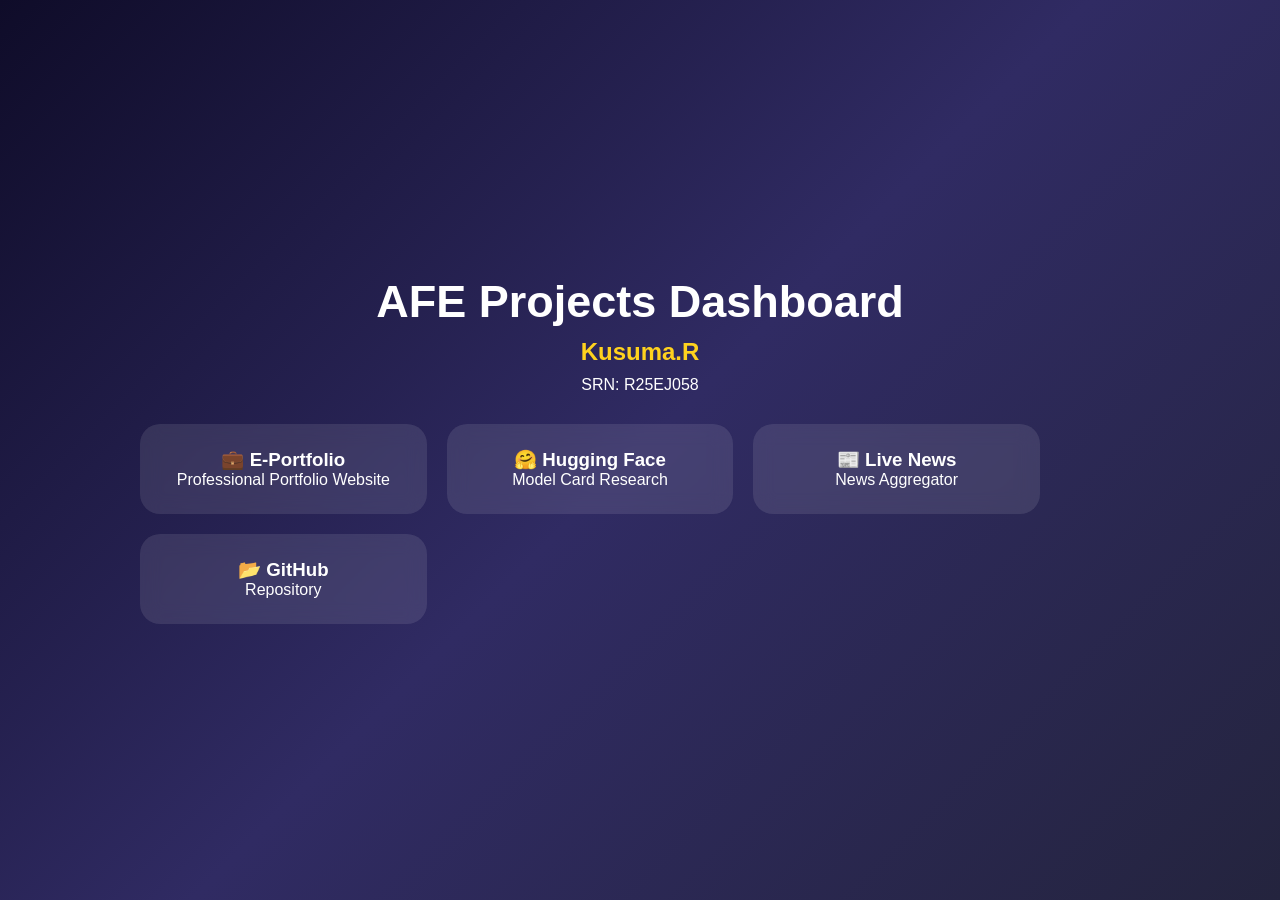
<file: index.html>
<!DOCTYPE html>
<html lang="en">
<head>
    <meta charset="UTF-8">
    <meta name="viewport" content="width=device-width, initial-scale=1.0">
    <title>AFE Projects Dashboard</title>
    <link rel="stylesheet" href="style.css">
</head>
<body>

<div class="container">
    <h1>AFE Projects Dashboard</h1>
    <h2>Kusuma.R</h2>
    <p>SRN: R25EJ058</p>

    <div class="cards">

        <a href="portfolio.html" class="card">
            <h3>💼 E-Portfolio</h3>
            <p>Professional Portfolio Website</p>
        </a>

        <a href="huggingface.html" class="card">
            <h3>🤗 Hugging Face</h3>
            <p>Model Card Research</p>
        </a>

        <a href="news.html" class="card">
            <h3>📰 Live News</h3>
            <p>News Aggregator</p>
        </a>

        <a href="https://github.com/kr6840197-svg/AFE-4-Projects" target="_blank" class="card">
            <h3>📂 GitHub</h3>
            <p>Repository</p>
        </a>

    </div>
</div>

<script src="script.js"></script>

</body>
</html>
</file>
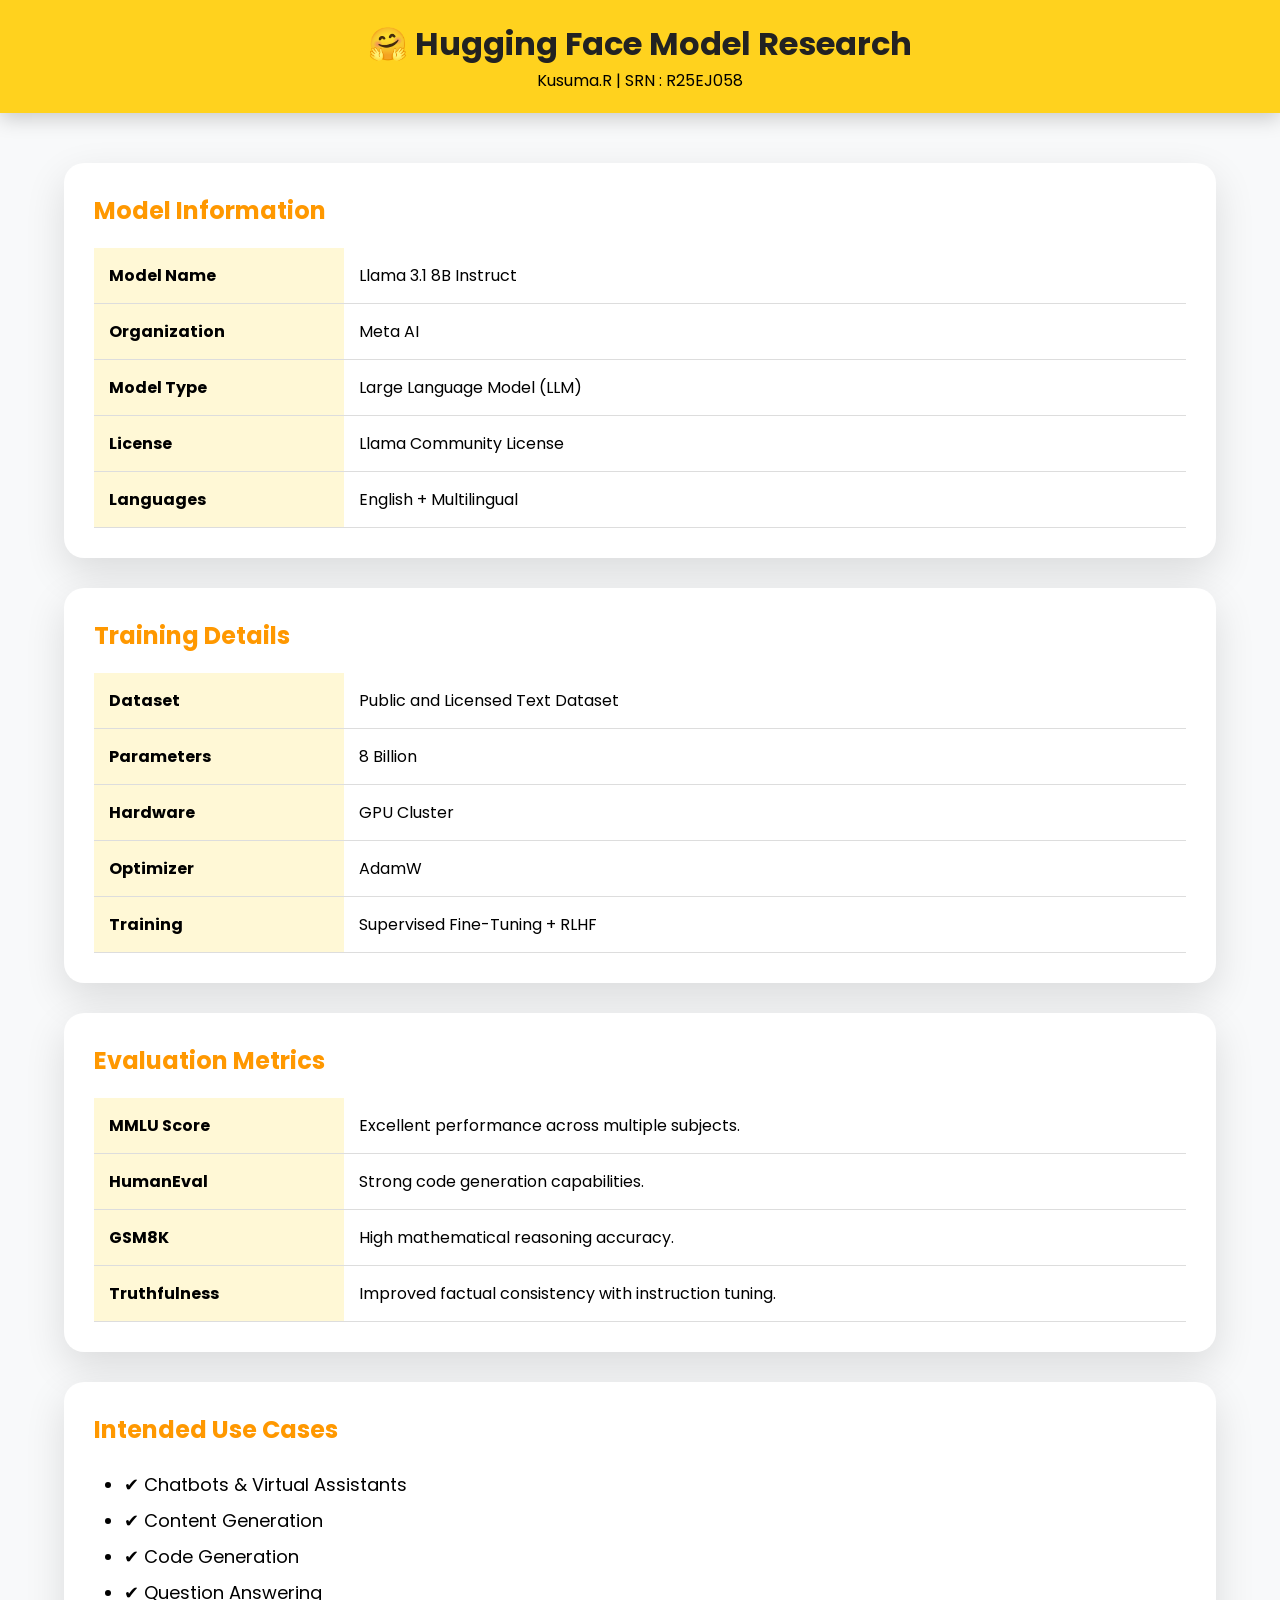
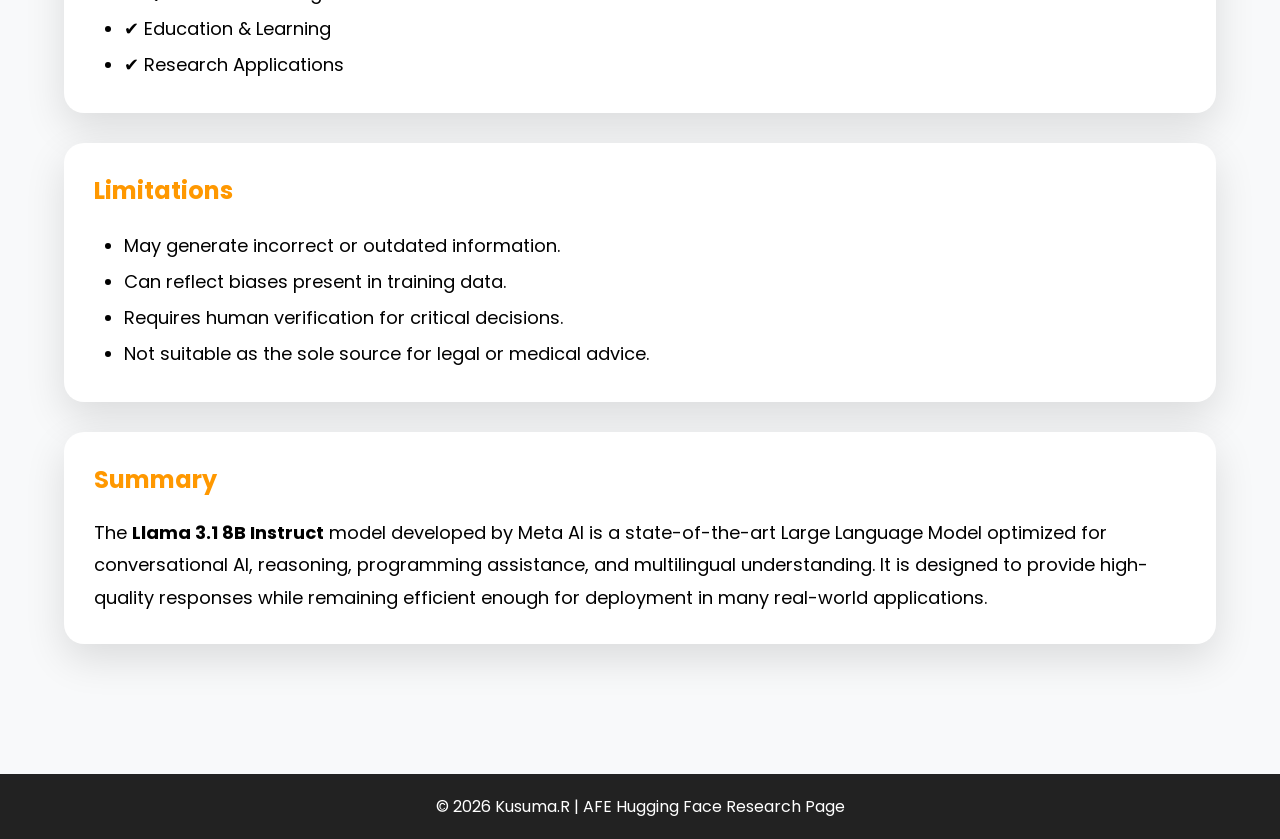
<file: huggingface.html>
<!DOCTYPE html>
<html lang="en">
<head>
<meta charset="UTF-8">
<meta name="viewport" content="width=device-width, initial-scale=1.0">
<title>Hugging Face Model Research</title>

<link href="https://fonts.googleapis.com/css2?family=Poppins:wght@300;400;600;700&display=swap" rel="stylesheet">

<style>

*{
margin:0;
padding:0;
box-sizing:border-box;
font-family:'Poppins',sans-serif;
}

body{
background:#f8f9fa;
}

header{
background:#FFD21E;
padding:20px;
text-align:center;
box-shadow:0 5px 20px rgba(0,0,0,.2);
}

header h1{
color:#222;
}

.container{
width:90%;
max-width:1200px;
margin:auto;
padding:50px 0;
}

.card{

background:white;

border-radius:20px;

padding:30px;

margin-bottom:30px;

box-shadow:0 15px 40px rgba(0,0,0,.12);

transition:.4s;

}

.card:hover{

transform:translateY(-10px);

}

h2{

color:#ff9800;

margin-bottom:20px;

}

table{

width:100%;

border-collapse:collapse;

margin-top:20px;

}

table td{

padding:15px;

border-bottom:1px solid #ddd;

}

.label{

font-weight:bold;

width:250px;

background:#fff8d6;

}

footer{

background:#222;

color:white;

text-align:center;

padding:20px;

margin-top:50px;

}

</style>

</head>

<body>

<header>

<h1>🤗 Hugging Face Model Research</h1>

<p>Kusuma.R | SRN : R25EJ058</p>

</header>

<div class="container">

<div class="card">

<h2>Model Information</h2>

<table>

<tr>

<td class="label">Model Name</td>

<td>Llama 3.1 8B Instruct</td>

</tr>

<tr>

<td class="label">Organization</td>

<td>Meta AI</td>

</tr>

<tr>

<td class="label">Model Type</td>

<td>Large Language Model (LLM)</td>

</tr>

<tr>

<td class="label">License</td>

<td>Llama Community License</td>

</tr>

<tr>

<td class="label">Languages</td>

<td>English + Multilingual</td>

</tr>

</table>

</div>

<div class="card">

<h2>Training Details</h2>

<table>

<tr>

<td class="label">Dataset</td>

<td>Public and Licensed Text Dataset</td>

</tr>

<tr>

<td class="label">Parameters</td>

<td>8 Billion</td>

</tr>

<tr>

<td class="label">Hardware</td>

<td>GPU Cluster</td>

</tr>

<tr>

<td class="label">Optimizer</td>

<td>AdamW</td>

</tr>

<tr>

<td class="label">Training</td>

<td>Supervised Fine-Tuning + RLHF</td>

</tr>

</table>

</div>
<div class="card">

<h2>Evaluation Metrics</h2>

<table>

<tr>
<td class="label">MMLU Score</td>
<td>Excellent performance across multiple subjects.</td>
</tr>

<tr>
<td class="label">HumanEval</td>
<td>Strong code generation capabilities.</td>
</tr>

<tr>
<td class="label">GSM8K</td>
<td>High mathematical reasoning accuracy.</td>
</tr>

<tr>
<td class="label">Truthfulness</td>
<td>Improved factual consistency with instruction tuning.</td>
</tr>

</table>

</div>

<div class="card">

<h2>Intended Use Cases</h2>

<ul style="line-height:2;font-size:18px;padding-left:30px;">

<li>✔ Chatbots & Virtual Assistants</li>

<li>✔ Content Generation</li>

<li>✔ Code Generation</li>

<li>✔ Question Answering</li>

<li>✔ Education & Learning</li>

<li>✔ Research Applications</li>

</ul>

</div>

<div class="card">

<h2>Limitations</h2>

<ul style="line-height:2;font-size:18px;padding-left:30px;">

<li>May generate incorrect or outdated information.</li>

<li>Can reflect biases present in training data.</li>

<li>Requires human verification for critical decisions.</li>

<li>Not suitable as the sole source for legal or medical advice.</li>

</ul>

</div>

<div class="card">

<h2>Summary</h2>

<p style="font-size:18px;line-height:1.8">

The <strong>Llama 3.1 8B Instruct</strong> model developed by Meta AI is a
state-of-the-art Large Language Model optimized for conversational AI,
reasoning, programming assistance, and multilingual understanding.
It is designed to provide high-quality responses while remaining efficient
enough for deployment in many real-world applications.

</p>

</div>

</div>

<footer>

<p>© 2026 Kusuma.R | AFE Hugging Face Research Page</p>

</footer>

</body>

</html>
</file>
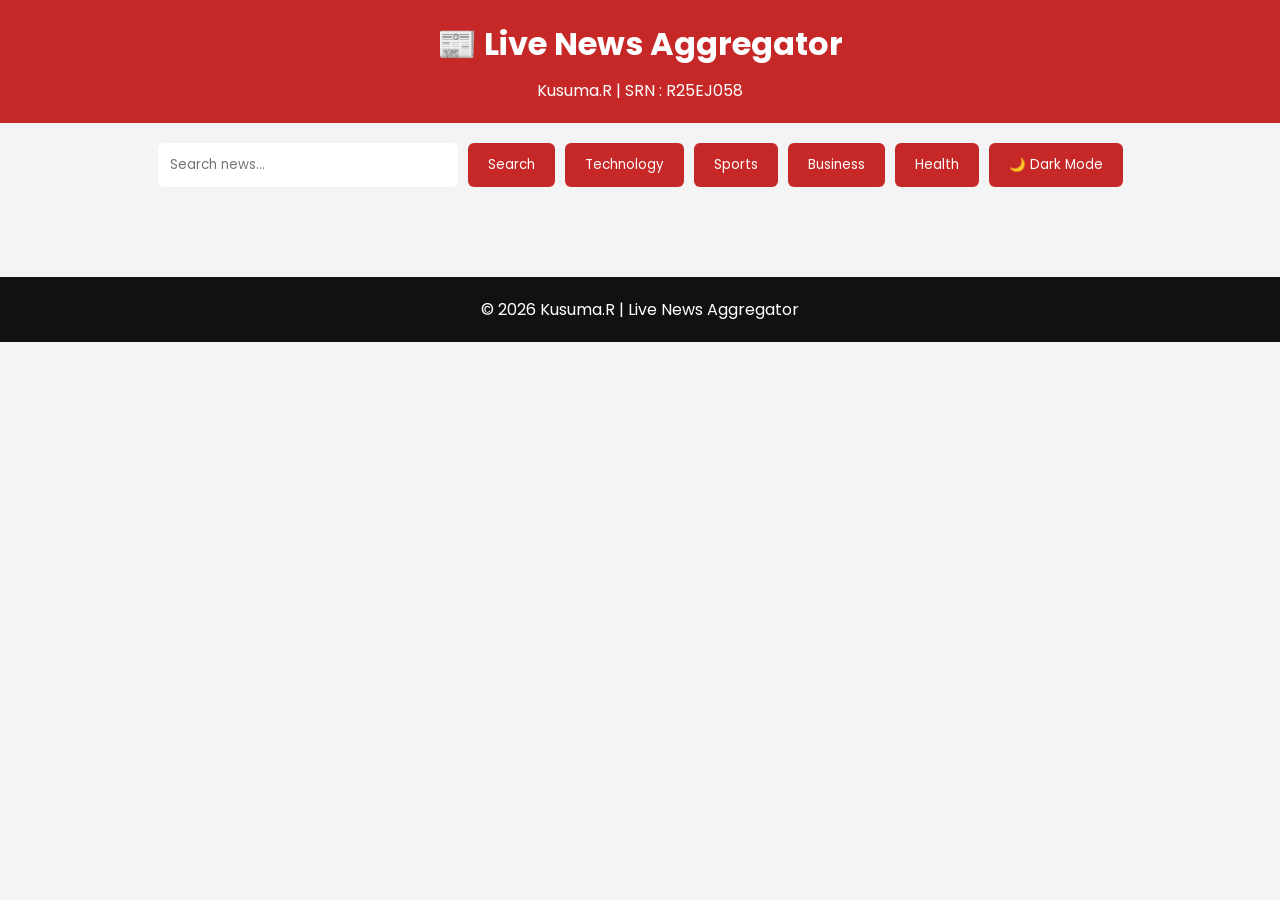
<file: news.html>
<!DOCTYPE html>
<html lang="en">
<head>
<meta charset="UTF-8">
<meta name="viewport" content="width=device-width, initial-scale=1.0">
<title>Live News Aggregator</title>

<link href="https://fonts.googleapis.com/css2?family=Poppins:wght@300;400;600;700&display=swap" rel="stylesheet">

<style>
*{
margin:0;
padding:0;
box-sizing:border-box;
font-family:'Poppins',sans-serif;
}

body{
background:#f4f4f4;
transition:.3s;
}

header{
background:#c62828;
color:white;
padding:20px;
text-align:center;
}

header h1{
margin-bottom:10px;
}

.controls{
display:flex;
flex-wrap:wrap;
justify-content:center;
gap:10px;
padding:20px;
}

input{
padding:12px;
width:300px;
border-radius:6px;
border:none;
outline:none;
}

button{
padding:12px 20px;
border:none;
border-radius:6px;
background:#c62828;
color:white;
cursor:pointer;
}

button:hover{
background:#a30000;
}

#news{
display:grid;
grid-template-columns:repeat(auto-fit,minmax(320px,1fr));
gap:20px;
padding:20px;
}

.card{
background:white;
border-radius:10px;
overflow:hidden;
box-shadow:0 5px 20px rgba(0,0,0,.15);
}

.card img{
width:100%;
height:220px;
object-fit:cover;
}

.card-content{
padding:15px;
}

.card-content h3{
margin-bottom:10px;
}

.card-content p{
margin-bottom:15px;
}

.card-content a{
display:inline-block;
padding:10px 15px;
background:#c62828;
color:white;
text-decoration:none;
border-radius:5px;
}

.dark{
background:#121212;
color:white;
}

.dark .card{
background:#222;
color:white;
}

footer{
background:#111;
color:white;
text-align:center;
padding:20px;
margin-top:30px;
}
</style>
</head>

<body>

<header>
<h1>📰 Live News Aggregator</h1>
<p>Kusuma.R | SRN : R25EJ058</p>
</header>

<div class="controls">

<input type="text" id="search" placeholder="Search news...">

<button onclick="searchNews()">Search</button>

<button onclick="loadNews('technology')">Technology</button>

<button onclick="loadNews('sports')">Sports</button>

<button onclick="loadNews('business')">Business</button>

<button onclick="loadNews('health')">Health</button>

<button onclick="toggleMode()">🌙 Dark Mode</button>

</div>

<div id="news"></div>

<script>

const API_KEY="4198cab5b5a8415a9acd8b74deb5691c";

async function loadNews(category="general"){

const url=`https://newsapi.org/v2/top-headlines?country=us&category=${category}&apiKey=${API_KEY}`;

const response=await fetch(url);

const data=await response.json();

displayNews(data.articles);

}
function displayNews(articles){

const news=document.getElementById("news");

news.innerHTML="";

articles.forEach(article=>{

news.innerHTML+=`
<div class="card">

<img src="${article.urlToImage || 'https://via.placeholder.com/400x220?text=No+Image'}">

<div class="card-content">

<h3>${article.title}</h3>

<p><strong>Source:</strong> ${article.source.name}</p>

<p>${article.description || "No description available."}</p>

<a href="${article.url}" target="_blank">Read More</a>

</div>

</div>
`;

});

}

async function searchNews(){

const keyword=document.getElementById("search").value;

if(keyword==="") return;

const url=`https://newsapi.org/v2/everything?q=${keyword}&sortBy=publishedAt&apiKey=${API_KEY}`;

const response=await fetch(url);

const data=await response.json();

displayNews(data.articles);

}

function toggleMode(){

document.body.classList.toggle("dark");

}

loadNews();

setInterval(loadNews,300000);

</script>

<footer>

<p>© 2026 Kusuma.R | Live News Aggregator</p>

</footer>

</body>
</html>
<script src="script.js"></script>
</file>
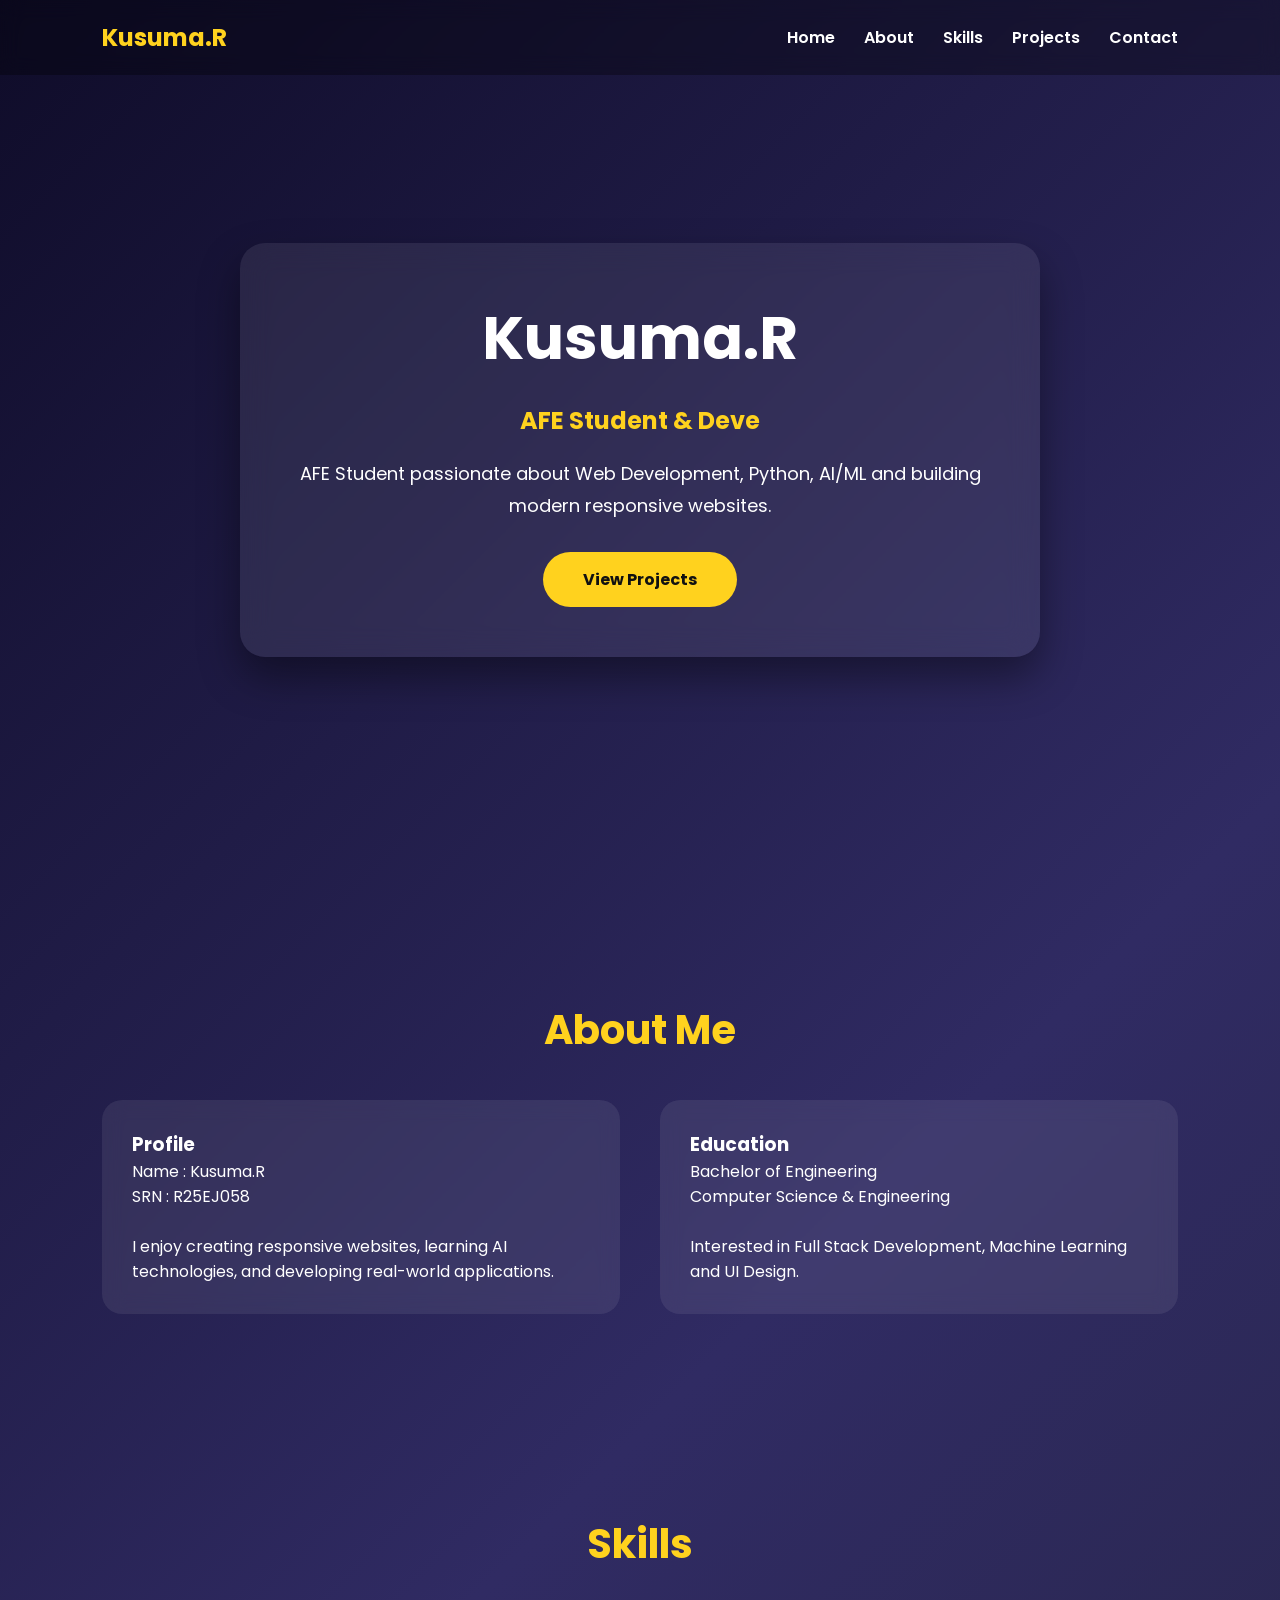
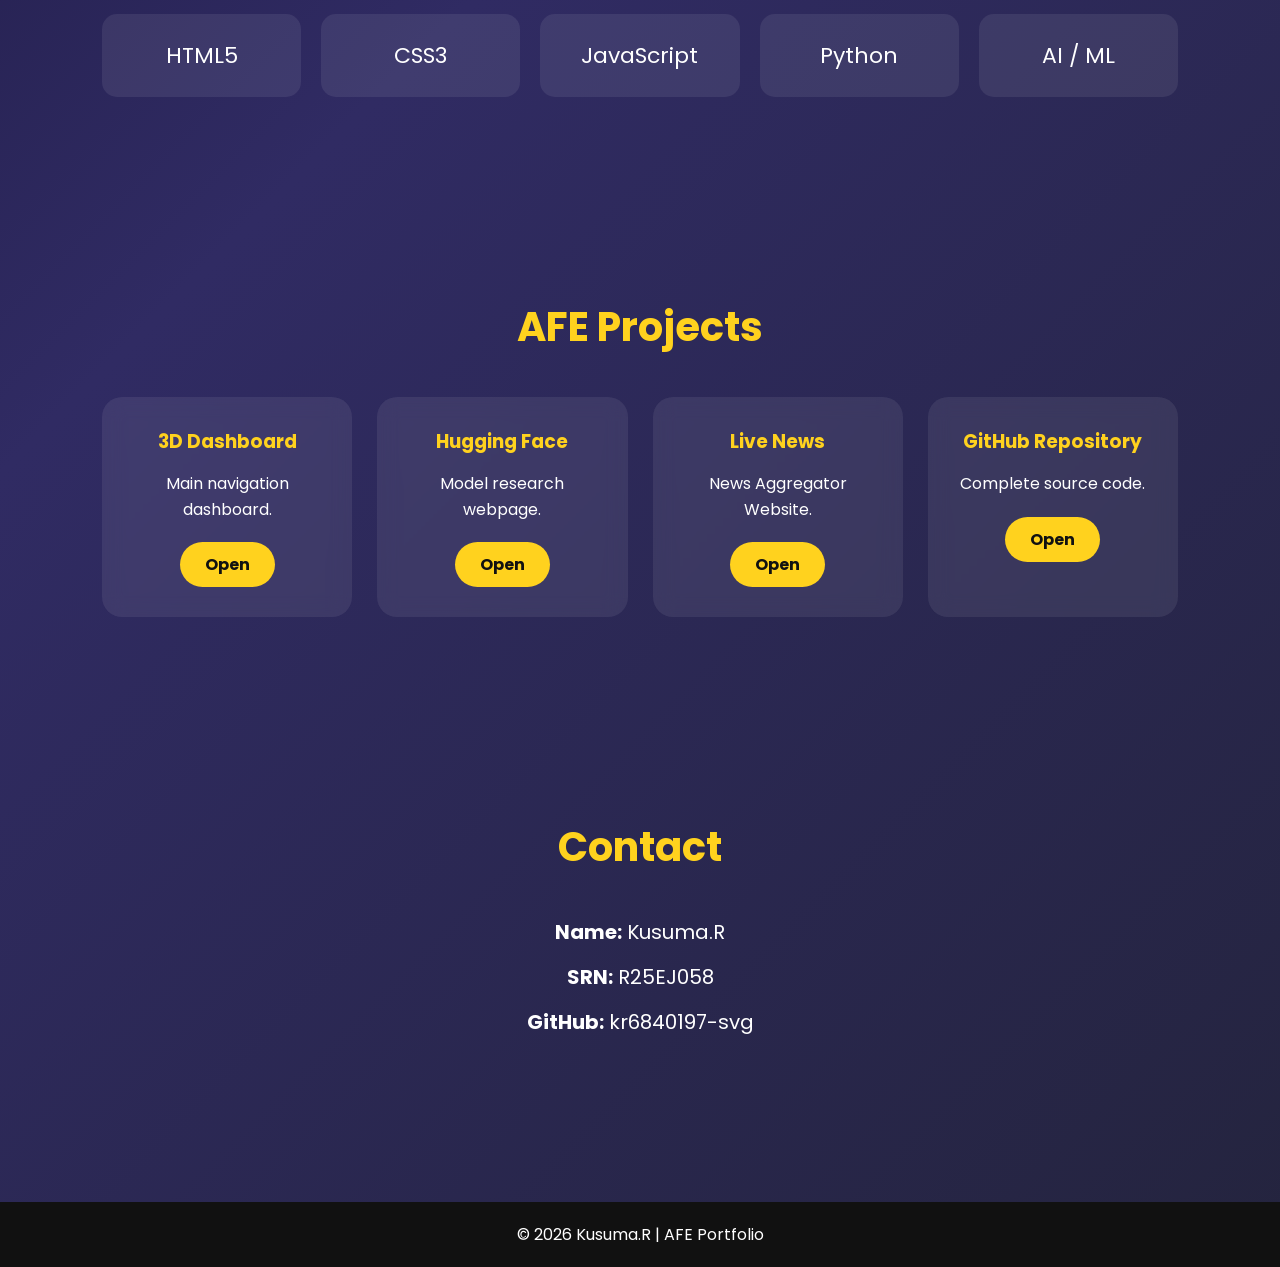
<file: portfolio.html>
<!DOCTYPE html>
<html lang="en">
<head>
<meta charset="UTF-8">
<meta name="viewport" content="width=device-width, initial-scale=1.0">
<title>Kusuma.R | Portfolio</title>

<link href="https://fonts.googleapis.com/css2?family=Poppins:wght@300;400;600;700&display=swap" rel="stylesheet">

<style>
*{
margin:0;
padding:0;
box-sizing:border-box;
font-family:'Poppins',sans-serif;
scroll-behavior:smooth;
}

body{
background:linear-gradient(135deg,#0f0c29,#302b63,#24243e);
color:white;
}

header{
position:fixed;
width:100%;
top:0;
padding:20px 8%;
display:flex;
justify-content:space-between;
align-items:center;
background:rgba(0,0,0,.3);
backdrop-filter:blur(10px);
z-index:1000;
}

header h2{
color:#FFD21E;
}

nav a{
text-decoration:none;
color:white;
margin-left:25px;
font-weight:600;
transition:.3s;
}

nav a:hover{
color:#FFD21E;
}

.hero{
height:100vh;
display:flex;
justify-content:center;
align-items:center;
text-align:center;
padding:20px;
}

.glass{
background:rgba(255,255,255,.08);
padding:50px;
border-radius:25px;
backdrop-filter:blur(15px);
box-shadow:0 20px 40px rgba(0,0,0,.4);
max-width:800px;
}

.hero h1{
font-size:60px;
}

.hero h2{
margin:20px 0;
color:#FFD21E;
}

.hero p{
font-size:18px;
line-height:1.8;
}

.btn{
display:inline-block;
margin-top:30px;
padding:15px 40px;
background:#FFD21E;
color:#111;
text-decoration:none;
border-radius:30px;
font-weight:bold;
transition:.3s;
}

.btn:hover{
transform:scale(1.1);
}

section{
padding:100px 8%;
}

.title{
font-size:40px;
margin-bottom:40px;
text-align:center;
color:#FFD21E;
}

.about{
display:grid;
grid-template-columns:1fr 1fr;
gap:40px;
}

.card{
background:rgba(255,255,255,.08);
padding:30px;
border-radius:20px;
backdrop-filter:blur(10px);
transition:.4s;
}

.card:hover{
transform:translateY(-10px);
}

.skills{
display:grid;
grid-template-columns:repeat(auto-fit,minmax(180px,1fr));
gap:20px;
}

.skill{
padding:25px;
background:rgba(255,255,255,.08);
border-radius:15px;
text-align:center;
font-size:22px;
transition:.4s;
}

.skill:hover{
background:#FFD21E;
color:black;
transform:scale(1.08);
}

.projects{
display:grid;
grid-template-columns:repeat(auto-fit,minmax(250px,1fr));
gap:25px;
}
.projects .card{
text-align:center;
}

.projects .card h3{
margin-bottom:15px;
color:#FFD21E;
}

.projects .card p{
margin-bottom:20px;
line-height:1.6;
}

.projects .card a{
display:inline-block;
padding:10px 25px;
background:#FFD21E;
color:#111;
text-decoration:none;
border-radius:25px;
font-weight:bold;
}

.contact{
text-align:center;
}

.contact p{
margin:15px 0;
font-size:20px;
}

footer{
background:#111;
text-align:center;
padding:20px;
margin-top:50px;
}

@media(max-width:768px){

header{
flex-direction:column;
}

nav{
margin-top:15px;
}

.hero h1{
font-size:40px;
}

.about{
grid-template-columns:1fr;
}

}
</style>

</head>

<body>

<header>

<h2>Kusuma.R</h2>

<nav>
<a href="#home">Home</a>
<a href="#about">About</a>
<a href="#skills">Skills</a>
<a href="#projects">Projects</a>
<a href="#contact">Contact</a>
</nav>

</header>

<section class="hero" id="home">

<div class="glass">

<h1>Kusuma.R</h1>

<h2 id="typing"></h2>

<p>
AFE Student passionate about Web Development, Python, AI/ML and building modern responsive websites.
</p>

<a href="#projects" class="btn">View Projects</a>

</div>

</section>

<section id="about">

<h2 class="title">About Me</h2>

<div class="about">

<div class="card">
<h3>Profile</h3>
<p>
Name : Kusuma.R<br>
SRN : R25EJ058<br><br>
I enjoy creating responsive websites, learning AI technologies, and developing real-world applications.
</p>
</div>

<div class="card">
<h3>Education</h3>
<p>
Bachelor of Engineering<br>
Computer Science & Engineering<br><br>
Interested in Full Stack Development, Machine Learning and UI Design.
</p>
</div>

</div>

</section>

<section id="skills">

<h2 class="title">Skills</h2>

<div class="skills">

<div class="skill">HTML5</div>
<div class="skill">CSS3</div>
<div class="skill">JavaScript</div>
<div class="skill">Python</div>
<div class="skill">AI / ML</div>

</div>

</section>

<section id="projects">

<h2 class="title">AFE Projects</h2>

<div class="projects">

<div class="card">
<h3>3D Dashboard</h3>
<p>Main navigation dashboard.</p>
<a href="index.html">Open</a>
</div>

<div class="card">
<h3>Hugging Face</h3>
<p>Model research webpage.</p>
<a href="huggingface.html">Open</a>
</div>

<div class="card">
<h3>Live News</h3>
<p>News Aggregator Website.</p>
<a href="news.html">Open</a>
</div>

<div class="card">
<h3>GitHub Repository</h3>
<p>Complete source code.</p>
<a href="https://github.com/kr6840197-svg/AFE-4-Projects" target="_blank">Open</a>
</div>

</div>

</section>

<section id="contact">

<h2 class="title">Contact</h2>

<div class="contact">

<p><strong>Name:</strong> Kusuma.R</p>

<p><strong>SRN:</strong> R25EJ058</p>

<p><strong>GitHub:</strong> kr6840197-svg</p>

</div>

</section>

<footer>

© 2026 Kusuma.R | AFE Portfolio

</footer>

<script>

const text="AFE Student & Developer";

let i=0;

function typing(){

if(i<text.length){

document.getElementById("typing").innerHTML+=text.charAt(i);

i++;

setTimeout(typing,100);

}

}

typing();

</script>

</body>
</html>
</file>
<file: style.css>
*{
margin:0;
padding:0;
box-sizing:border-box;
font-family:Arial,sans-serif;
}

body{
background:linear-gradient(135deg,#0f0c29,#302b63,#24243e);
min-height:100vh;
display:flex;
justify-content:center;
align-items:center;
color:white;
}

.container{
text-align:center;
}

.cards{
display:grid;
grid-template-columns:repeat(auto-fit,minmax(220px,1fr));
gap:20px;
width:90%;
max-width:1000px;
margin-top:30px;
}

.card{
padding:25px;
background:rgba(255,255,255,.1);
border-radius:20px;
text-decoration:none;
color:white;
backdrop-filter:blur(10px);
transition:.3s;
}

.card:hover{
transform:translateY(-10px);
background:rgba(255,255,255,.2);
}

h1{
font-size:45px;
margin-bottom:10px;
}

h2{
color:#FFD21E;
margin-bottom:10px;
}
</file>
